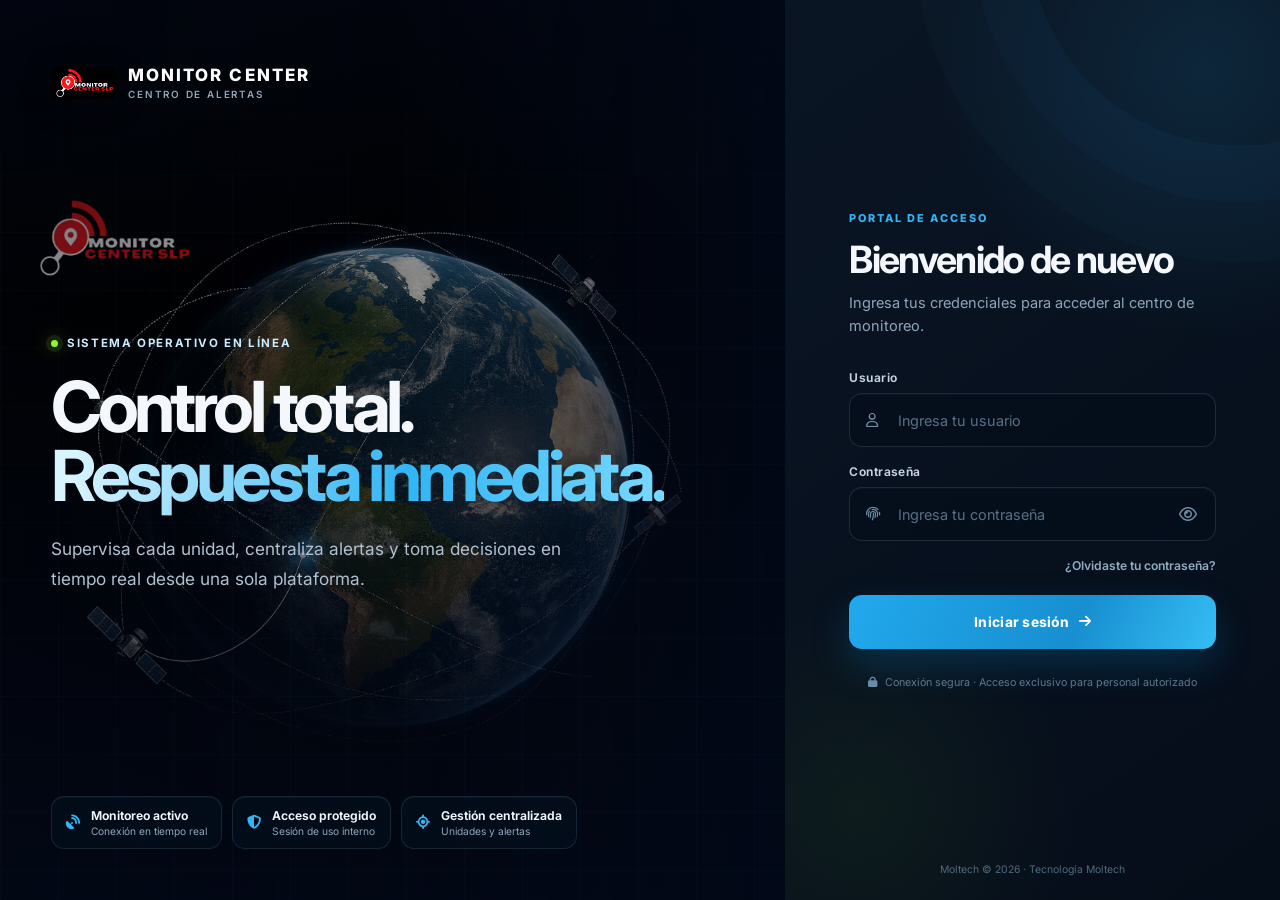
<file: index.html>
<!DOCTYPE html>
<html lang="es">
<head>
  <meta charset="UTF-8">
  <meta name="viewport" content="width=device-width, initial-scale=1.0">
  <meta name="theme-color" content="#07111f">
  <meta name="description" content="Acceso a la plataforma de monitoreo Alertrack">
  <title>Monitor Center | Centro de monitoreo</title>
  <link rel="icon" type="image/png" href="MC.png">
  <link rel="preconnect" href="https://fonts.googleapis.com">
  <link rel="preconnect" href="https://fonts.gstatic.com" crossorigin>
  <link href="https://fonts.googleapis.com/css2?family=Inter:wght@400;500;600;700;800&display=swap" rel="stylesheet">
  <link rel="stylesheet" href="https://cdnjs.cloudflare.com/ajax/libs/font-awesome/6.5.2/css/all.min.css">
  <style>
    :root {
      color-scheme: dark;
      --navy-950: #020817;
      --navy-900: #07111f;
      --navy-800: #0b1728;
      --surface: rgba(9, 22, 38, .78);
      --surface-strong: rgba(14, 31, 51, .92);
      --line: rgba(148, 183, 214, .16);
      --line-active: rgba(57, 189, 248, .72);
      --text: #f4f8fc;
      --muted: #8fa6ba;
      --blue: #31b5f4;
      --blue-strong: #138bd1;
      --lime: #92f52b;
      --danger: #ff6678;
      --shadow: 0 30px 80px rgba(0, 0, 0, .42);
    }

    * {
      box-sizing: border-box;
      margin: 0;
      padding: 0;
    }

    html,
    body {
      min-height: 100%;
    }

    body {
      min-height: 100vh;
      min-height: 100dvh;
      overflow-x: hidden;
      background: var(--navy-950);
      color: var(--text);
      font-family: "Inter", system-ui, -apple-system, BlinkMacSystemFont, "Segoe UI", sans-serif;
      -webkit-font-smoothing: antialiased;
    }

    button,
    input {
      font: inherit;
    }

    button,
    a {
      -webkit-tap-highlight-color: transparent;
    }

    .login-shell {
      display: grid;
      grid-template-columns: minmax(0, 1.35fr) minmax(430px, .85fr);
      min-height: 100vh;
      min-height: 100dvh;
      isolation: isolate;
    }

    /* Escena de monitoreo */
    .visual-panel {
      position: relative;
      min-height: 100vh;
      overflow: hidden;
      background:
        radial-gradient(circle at 32% 36%, rgba(34, 154, 215, .15), transparent 32%),
        var(--navy-950);
    }

    .visual-panel video {
      position: absolute;
      inset: 0;
      width: 100%;
      height: 100%;
      object-fit: cover;
      object-position: center;
      filter: saturate(.86) contrast(1.08) brightness(.7);
    }

    .visual-panel::before {
      content: "";
      position: absolute;
      inset: 0;
      z-index: 1;
      background:
        linear-gradient(90deg, rgba(2, 8, 23, .2) 0%, rgba(2, 8, 23, .02) 50%, rgba(2, 8, 23, .88) 100%),
        linear-gradient(180deg, rgba(2, 8, 23, .55) 0%, transparent 34%, rgba(2, 8, 23, .86) 100%);
      pointer-events: none;
    }

    .visual-panel::after {
      content: "";
      position: absolute;
      inset: 0;
      z-index: 1;
      opacity: .16;
      background-image:
        linear-gradient(rgba(71, 185, 239, .16) 1px, transparent 1px),
        linear-gradient(90deg, rgba(71, 185, 239, .16) 1px, transparent 1px);
      background-size: 58px 58px;
      mask-image: linear-gradient(to bottom, transparent, #000 28%, #000);
      pointer-events: none;
    }

    .visual-content {
      position: relative;
      z-index: 2;
      display: flex;
      flex-direction: column;
      justify-content: space-between;
      min-height: 100%;
      padding: clamp(28px, 4vw, 56px);
    }

    .brand {
      display: inline-flex;
      align-items: center;
      gap: 13px;
      width: fit-content;
      color: #fff;
      text-decoration: none;
    }

    .brand-logo {
      width: 64px;
      height: 64px;
      flex: 0 0 auto;
      object-fit: contain;
      filter: drop-shadow(0 6px 14px rgba(0, 0, 0, .25));
    }

    .brand-copy {
      display: flex;
      flex-direction: column;
      line-height: 1;
    }

    .brand-name {
      font-size: 1.06rem;
      font-weight: 800;
      letter-spacing: .12em;
      text-transform: uppercase;
    }

    .brand-tag {
      margin-top: 6px;
      color: var(--muted);
      font-size: .62rem;
      font-weight: 600;
      letter-spacing: .18em;
      text-transform: uppercase;
    }

    .hero-copy {
      max-width: 700px;
      padding: 70px 0 56px;
    }

    .eyebrow {
      display: inline-flex;
      align-items: center;
      gap: 9px;
      margin-bottom: 22px;
      color: #c8edff;
      font-size: .72rem;
      font-weight: 700;
      letter-spacing: .14em;
      text-transform: uppercase;
    }

    .eyebrow::before {
      content: "";
      width: 7px;
      height: 7px;
      border-radius: 50%;
      background: var(--lime);
      box-shadow: 0 0 0 5px rgba(146, 245, 43, .1), 0 0 18px rgba(146, 245, 43, .75);
      animation: livePulse 2s ease-in-out infinite;
    }

    .hero-copy h1 {
      max-width: 630px;
      font-size: clamp(2.65rem, 5.5vw, 5.7rem);
      font-weight: 700;
      letter-spacing: -.065em;
      line-height: .98;
      text-wrap: balance;
    }

    .hero-copy h1 span {
      color: transparent;
      background: linear-gradient(98deg, #d8f4ff 4%, var(--blue) 58%, #79d9ff 100%);
      -webkit-background-clip: text;
      background-clip: text;
    }

    .hero-description {
      max-width: 560px;
      margin-top: 24px;
      color: #b1c1cf;
      font-size: clamp(.95rem, 1.35vw, 1.08rem);
      line-height: 1.75;
    }

    .system-stats {
      display: flex;
      flex-wrap: wrap;
      gap: 10px;
    }

    .stat {
      display: flex;
      align-items: center;
      gap: 11px;
      min-width: 150px;
      padding: 11px 14px;
      border: 1px solid rgba(153, 198, 222, .13);
      border-radius: 13px;
      background: rgba(5, 18, 32, .56);
      box-shadow: inset 0 1px 0 rgba(255, 255, 255, .04);
      backdrop-filter: blur(12px);
    }

    .stat i {
      color: var(--blue);
      font-size: .88rem;
    }

    .stat strong,
    .stat small {
      display: block;
    }

    .stat strong {
      font-size: .76rem;
      font-weight: 650;
    }

    .stat small {
      margin-top: 2px;
      color: var(--muted);
      font-size: .64rem;
    }

    /* Área de acceso */
    .access-panel {
      position: relative;
      display: flex;
      flex-direction: column;
      align-items: center;
      justify-content: center;
      min-height: 100vh;
      min-height: 100dvh;
      padding: 42px clamp(28px, 5vw, 76px);
      overflow: hidden;
      background:
        radial-gradient(circle at 85% 8%, rgba(49, 181, 244, .12), transparent 29%),
        radial-gradient(circle at 15% 90%, rgba(146, 245, 43, .055), transparent 24%),
        linear-gradient(145deg, #0a1524 0%, #050d19 100%);
    }

    .access-panel::before {
      content: "";
      position: absolute;
      width: 420px;
      height: 420px;
      border: 1px solid rgba(63, 181, 237, .07);
      border-radius: 50%;
      top: -275px;
      right: -170px;
      box-shadow:
        0 0 0 55px rgba(63, 181, 237, .025),
        0 0 0 115px rgba(63, 181, 237, .018);
      pointer-events: none;
    }

    .mobile-brand {
      display: none;
    }

    .login-card {
      position: relative;
      z-index: 2;
      width: min(100%, 430px);
    }

    .login-heading {
      margin-bottom: 32px;
    }

    .login-heading .section-number {
      display: block;
      margin-bottom: 12px;
      color: var(--blue);
      font-size: .68rem;
      font-weight: 800;
      letter-spacing: .18em;
      text-transform: uppercase;
    }

    .login-heading h2 {
      font-size: clamp(1.8rem, 3vw, 2.35rem);
      font-weight: 700;
      letter-spacing: -.045em;
    }

    .login-heading p {
      margin-top: 10px;
      color: var(--muted);
      font-size: .91rem;
      line-height: 1.6;
    }

    .field {
      margin-bottom: 17px;
    }

    .field label {
      display: block;
      margin-bottom: 8px;
      color: #c5d4df;
      font-size: .75rem;
      font-weight: 650;
      letter-spacing: .035em;
    }

    .input-wrap {
      position: relative;
      display: flex;
      align-items: center;
    }

    .input-wrap > i {
      position: absolute;
      left: 17px;
      z-index: 1;
      color: #6f8ba1;
      font-size: .88rem;
      transition: color .2s ease;
      pointer-events: none;
    }

    .input-wrap input {
      width: 100%;
      height: 54px;
      padding: 0 48px;
      border: 1px solid var(--line);
      border-radius: 13px;
      outline: none;
      background: rgba(4, 14, 26, .62);
      color: var(--text);
      font-size: .9rem;
      box-shadow: inset 0 1px 0 rgba(255, 255, 255, .025);
      transition: border-color .2s ease, background .2s ease, box-shadow .2s ease;
    }

    .input-wrap input::placeholder {
      color: #587087;
    }

    .input-wrap input:hover {
      border-color: rgba(148, 183, 214, .28);
    }

    .input-wrap input:focus {
      border-color: var(--line-active);
      background: rgba(7, 21, 36, .9);
      box-shadow: 0 0 0 4px rgba(49, 181, 244, .1), 0 12px 32px rgba(0, 0, 0, .14);
    }

    .input-wrap:focus-within > i {
      color: var(--blue);
    }

    .password-toggle {
      position: absolute;
      right: 9px;
      display: grid;
      place-items: center;
      width: 38px;
      height: 38px;
      border: 0;
      border-radius: 9px;
      background: transparent;
      color: #718ba0;
      cursor: pointer;
      transition: color .2s ease, background .2s ease;
    }

    .password-toggle:hover {
      background: rgba(49, 181, 244, .08);
      color: #bdeaff;
    }

    .password-toggle:focus-visible,
    .forgot-link:focus-visible,
    .login-button:focus-visible {
      outline: 2px solid var(--blue);
      outline-offset: 3px;
    }

    .form-options {
      display: flex;
      justify-content: flex-end;
      margin: 3px 0 22px;
    }

    .forgot-link {
      border: 0;
      background: transparent;
      color: #8faec2;
      font-size: .76rem;
      font-weight: 600;
      cursor: pointer;
      transition: color .2s ease;
    }

    .forgot-link:hover {
      color: var(--blue);
    }

    .login-button {
      position: relative;
      display: flex;
      align-items: center;
      justify-content: center;
      gap: 10px;
      width: 100%;
      height: 54px;
      overflow: hidden;
      border: 0;
      border-radius: 13px;
      background: linear-gradient(115deg, #22a9ed 0%, #178fd0 62%, #36bdf4 100%);
      color: #fff;
      font-size: .86rem;
      font-weight: 750;
      letter-spacing: .02em;
      cursor: pointer;
      box-shadow: 0 16px 38px rgba(13, 144, 207, .24);
      transition: transform .2s ease, box-shadow .2s ease, filter .2s ease;
    }

    .login-button::before {
      content: "";
      position: absolute;
      top: 0;
      bottom: 0;
      left: -50%;
      width: 35%;
      transform: skewX(-22deg);
      background: linear-gradient(90deg, transparent, rgba(255, 255, 255, .26), transparent);
      transition: left .55s ease;
    }

    .login-button:hover {
      transform: translateY(-2px);
      filter: brightness(1.08);
      box-shadow: 0 20px 44px rgba(13, 144, 207, .34);
    }

    .login-button:hover::before {
      left: 120%;
    }

    .login-button:active {
      transform: translateY(0);
    }

    .login-button:disabled {
      cursor: wait;
      filter: saturate(.65);
      transform: none;
    }

    .button-loader {
      display: none;
      width: 16px;
      height: 16px;
      border: 2px solid rgba(255, 255, 255, .4);
      border-top-color: #fff;
      border-radius: 50%;
      animation: spin .72s linear infinite;
    }

    .login-button.is-loading .button-loader {
      display: block;
    }

    .login-button.is-loading .button-arrow {
      display: none;
    }

    .error-message {
      display: none;
      align-items: flex-start;
      gap: 9px;
      margin-top: 15px;
      padding: 11px 13px;
      border: 1px solid rgba(255, 102, 120, .2);
      border-radius: 11px;
      background: rgba(255, 74, 95, .08);
      color: #ff9aa6;
      font-size: .76rem;
      line-height: 1.45;
    }

    .error-message.is-visible {
      display: flex;
      animation: messageIn .24s ease both;
    }

    .error-message i {
      margin-top: 2px;
    }

    .security-note {
      display: flex;
      align-items: center;
      justify-content: center;
      gap: 8px;
      margin-top: 27px;
      color: #5f788d;
      font-size: .67rem;
    }

    .security-note i {
      color: #6b8ea6;
    }

    .access-footer {
      position: absolute;
      z-index: 2;
      right: 0;
      bottom: 24px;
      left: 0;
      text-align: center;
      color: #526a7e;
      font-size: .65rem;
    }

    .access-footer a {
      color: inherit;
      text-decoration: none;
      transition: color .2s ease;
    }

    .access-footer a:hover {
      color: #8ba7ba;
    }

    @keyframes livePulse {
      0%, 100% { opacity: 1; }
      50% { opacity: .45; }
    }

    @keyframes spin {
      to { transform: rotate(360deg); }
    }

    @keyframes messageIn {
      from { opacity: 0; transform: translateY(-4px); }
      to { opacity: 1; transform: translateY(0); }
    }

    @media (max-width: 980px) {
      .login-shell {
        grid-template-columns: minmax(0, 1fr) minmax(390px, .92fr);
      }

      .visual-content {
        padding: 32px;
      }

      .hero-copy h1 {
        font-size: clamp(2.5rem, 6vw, 4rem);
      }

      .stat:last-child {
        display: none;
      }
    }

    @media (max-width: 760px) {
      body {
        background:
          radial-gradient(circle at 20% 10%, rgba(49, 181, 244, .14), transparent 30%),
          var(--navy-950);
      }

      .login-shell {
        display: block;
      }

      .visual-panel {
        display: none;
      }

      .access-panel {
        justify-content: flex-start;
        min-height: 100vh;
        padding: 28px 22px 76px;
        overflow-y: auto;
      }

      .mobile-brand {
        display: flex;
        align-self: flex-start;
        margin-bottom: clamp(54px, 12vh, 100px);
      }

      .login-card {
        margin: 0 auto;
      }

      .access-footer {
        position: relative;
        margin-top: 52px;
        bottom: auto;
      }
    }

    @media (max-width: 420px) {
      .access-panel {
        padding-inline: 18px;
      }

      .login-heading {
        margin-bottom: 27px;
      }

      .login-heading h2 {
        font-size: 1.75rem;
      }
    }

    @media (prefers-reduced-motion: reduce) {
      *,
      *::before,
      *::after {
        scroll-behavior: auto !important;
        animation-duration: .01ms !important;
        animation-iteration-count: 1 !important;
        transition-duration: .01ms !important;
      }
    }
  </style>
</head>
<body>
  <main class="login-shell">
    <section class="visual-panel" aria-label="Plataforma de monitoreo satelital">
      <video src="video.mp4" poster="imageleft.png" autoplay muted loop playsinline></video>

      <div class="visual-content">
        <a class="brand" href="#" aria-label="Monitor Center, inicio">
          <img class="brand-logo" src="MC.png" alt="">
          <span class="brand-copy">
            <span class="brand-name">Monitor Center</span>
            <span class="brand-tag">centro de alertas</span>
          </span>
        </a>

        <div class="hero-copy">
          <span class="eyebrow">Sistema operativo en línea</span>
          <h1>Control total.<br><span>Respuesta inmediata.</span></h1>
          <p class="hero-description">
            Supervisa cada unidad, centraliza alertas y toma decisiones en tiempo real
            desde una sola plataforma.
          </p>
        </div>

        <div class="system-stats" aria-label="Características de la plataforma">
          <div class="stat">
            <i class="fa-solid fa-satellite-dish" aria-hidden="true"></i>
            <span>
              <strong>Monitoreo activo</strong>
              <small>Conexión en tiempo real</small>
            </span>
          </div>
          <div class="stat">
            <i class="fa-solid fa-shield-halved" aria-hidden="true"></i>
            <span>
              <strong>Acceso protegido</strong>
              <small>Sesión de uso interno</small>
            </span>
          </div>
          <div class="stat">
            <i class="fa-solid fa-location-crosshairs" aria-hidden="true"></i>
            <span>
              <strong>Gestión centralizada</strong>
              <small>Unidades y alertas</small>
            </span>
          </div>
        </div>
      </div>
    </section>

    <section class="access-panel">
      <a class="brand mobile-brand" href="#" aria-label="Monitor Center, inicio">
        <img class="brand-logo" src="MC.png" alt="">
        <span class="brand-copy">
          <span class="brand-name">Monitor Center</span>
          <span class="brand-tag">centro de alertas</span>
        </span>
      </a>

      <div class="login-card">
        <div class="login-heading">
          <span class="section-number">Portal de acceso</span>
          <h2>Bienvenido de nuevo</h2>
          <p>Ingresa tus credenciales para acceder al centro de monitoreo.</p>
        </div>

        <form id="loginForm" novalidate>
          <div class="field">
            <label for="username">Usuario</label>
            <div class="input-wrap">
              <i class="fa-regular fa-user" aria-hidden="true"></i>
              <input
                type="text"
                id="username"
                name="username"
                placeholder="Ingresa tu usuario"
                autocomplete="username"
                autocapitalize="none"
                spellcheck="false"
                required>
            </div>
          </div>

          <div class="field">
            <label for="password">Contraseña</label>
            <div class="input-wrap">
              <i class="fa-solid fa-fingerprint" aria-hidden="true"></i>
              <input
                type="password"
                id="password"
                name="password"
                placeholder="Ingresa tu contraseña"
                autocomplete="current-password"
                required>
              <button
                class="password-toggle"
                id="togglePassword"
                type="button"
                aria-label="Mostrar contraseña"
                aria-pressed="false">
                <i class="fa-regular fa-eye" aria-hidden="true"></i>
              </button>
            </div>
          </div>

          <div class="form-options">
            <button class="forgot-link" type="button" id="forgotPassword">
              ¿Olvidaste tu contraseña?
            </button>
          </div>

          <button class="login-button" id="loginButton" type="submit">
            <span class="button-loader" aria-hidden="true"></span>
            <span class="button-text">Iniciar sesión</span>
            <i class="fa-solid fa-arrow-right button-arrow" aria-hidden="true"></i>
          </button>

          <p class="error-message" id="error" role="alert" aria-live="polite">
            <i class="fa-solid fa-circle-exclamation" aria-hidden="true"></i>
            <span id="errorText">Usuario o contraseña incorrectos.</span>
          </p>
        </form>

        <p class="security-note">
          <i class="fa-solid fa-lock" aria-hidden="true"></i>
          Conexión segura · Acceso exclusivo para personal autorizado
        </p>
      </div>

      <footer class="access-footer">
        <a href="https://www.moltech.com.mx/" target="_blank" rel="noopener noreferrer">
          Moltech © 2026 · Tecnología Moltech
        </a>
      </footer>
    </section>
  </main>

  <script>
    /*************** CONFIGURACIÓN ***************/
    const WEBAPP_URL = "";
    const SHEET_ID = "1QOuA10BbJaYctYyY4959TwaPGXRG-pzeHPFZmnqKpxI";
    const API_KEY = "AIzaSyBZGnqBc7zMxADfA19HADzYLtv2F0AjMcs";
    const RANGE = encodeURIComponent("USUARIOS!A1:Z");

    const loginForm = document.getElementById("loginForm");
    const loginButton = document.getElementById("loginButton");
    const usernameInput = document.getElementById("username");
    const passwordInput = document.getElementById("password");
    const togglePasswordButton = document.getElementById("togglePassword");
    const errorMessage = document.getElementById("error");
    const errorText = document.getElementById("errorText");
    let currentUsername = "";

    async function fetchUsuarios() {
      const url = WEBAPP_URL ||
        `https://sheets.googleapis.com/v4/spreadsheets/${SHEET_ID}/values/${RANGE}?key=${API_KEY}`;
      const response = await fetch(url);

      if (!response.ok) {
        throw new Error(`Error de conexión: ${response.status}`);
      }

      const data = await response.json();
      return data.values || [];
    }

    function showError(message) {
      errorText.textContent = message;
      errorMessage.classList.add("is-visible");
    }

    function hideError() {
      errorMessage.classList.remove("is-visible");
    }

    function setLoading(isLoading) {
      loginButton.disabled = isLoading;
      loginButton.classList.toggle("is-loading", isLoading);
      loginButton.querySelector(".button-text").textContent =
        isLoading ? "Verificando acceso..." : "Iniciar sesión";
    }

    async function login() {
      const username = usernameInput.value.trim();
      const password = passwordInput.value.trim();
      hideError();

      if (!username || !password) {
        showError("Ingresa tu usuario y contraseña para continuar.");
        (!username ? usernameInput : passwordInput).focus();
        return;
      }

      setLoading(true);

      try {
        const filas = await fetchUsuarios();
        const headers = (filas[0] || []).map(value => String(value).trim().toUpperCase().normalize('NFD').replace(/[\u0300-\u036f]/g, ''));
        const column = (...names) => names.map(name => headers.indexOf(name)).find(index => index >= 0) ?? -1;
        const userCol = column('USUARIO', 'NOMBRE', 'LOGIN');
        const passwordCol = column('PASSWORD', 'CONTRASENA', 'CLAVE', 'PASS');
        const roleCol = column('ROL', 'PERFIL');
        const statusCol = column('ESTADO', 'STATUS');
        if (userCol < 0 || passwordCol < 0 || roleCol < 0) throw new Error('La hoja USUARIOS no tiene las columnas requeridas');
        const fila = filas.slice(1).find(row =>
          ((row[userCol] || "").trim().toLowerCase() === username.toLowerCase()) &&
          ((row[passwordCol] || "").trim() === password)
        );

        if (!fila) {
          showError("Usuario o contraseña incorrectos. Verifica tus datos.");
          passwordInput.select();
          return;
        }

        const accountStatus = statusCol >= 0 ? String(fila[statusCol] || '').trim().toUpperCase() : '';
        if (accountStatus && accountStatus !== 'ACTIVO') {
          showError('Tu cuenta no está activa. Contacta al administrador.');
          return;
        }
        const user = (fila[userCol] || "").trim();
        const role = (fila[roleCol] || "").trim();
        if (!role) {
          showError('Tu cuenta no tiene roles asignados. Contacta al administrador.');
          return;
        }

        sessionStorage.setItem("USER", user);
        sessionStorage.setItem("ROLE", role);
        window.location.href = "home.html";
      } catch (error) {
        console.error("Login error:", error);
        showError("No fue posible conectar con el sistema. Intenta nuevamente.");
      } finally {
        setLoading(false);
      }
    }

    function forgotPassword() {
      const user = currentUsername || usernameInput.value.trim() || "Sin usuario";
      const message = `🔒 He olvidado mi contraseña.\nUsuario: ${user}`;
      const phone = "524444213035";
      const url = `https://api.whatsapp.com/send?phone=${phone}&text=${encodeURIComponent(message)}`;
      window.open(url, "_blank", "noopener,noreferrer");
    }

    loginForm.addEventListener("submit", event => {
      event.preventDefault();
      login();
    });

    usernameInput.addEventListener("input", event => {
      currentUsername = event.target.value.trim();
      hideError();
    });

    passwordInput.addEventListener("input", hideError);

    togglePasswordButton.addEventListener("click", () => {
      const willShow = passwordInput.type === "password";
      passwordInput.type = willShow ? "text" : "password";
      togglePasswordButton.setAttribute("aria-pressed", String(willShow));
      togglePasswordButton.setAttribute(
        "aria-label",
        willShow ? "Ocultar contraseña" : "Mostrar contraseña"
      );
      togglePasswordButton.querySelector("i").className =
        willShow ? "fa-regular fa-eye-slash" : "fa-regular fa-eye";
      passwordInput.focus();
    });

    document.getElementById("forgotPassword").addEventListener("click", forgotPassword);
  </script>
</body>
</html>
</file>
